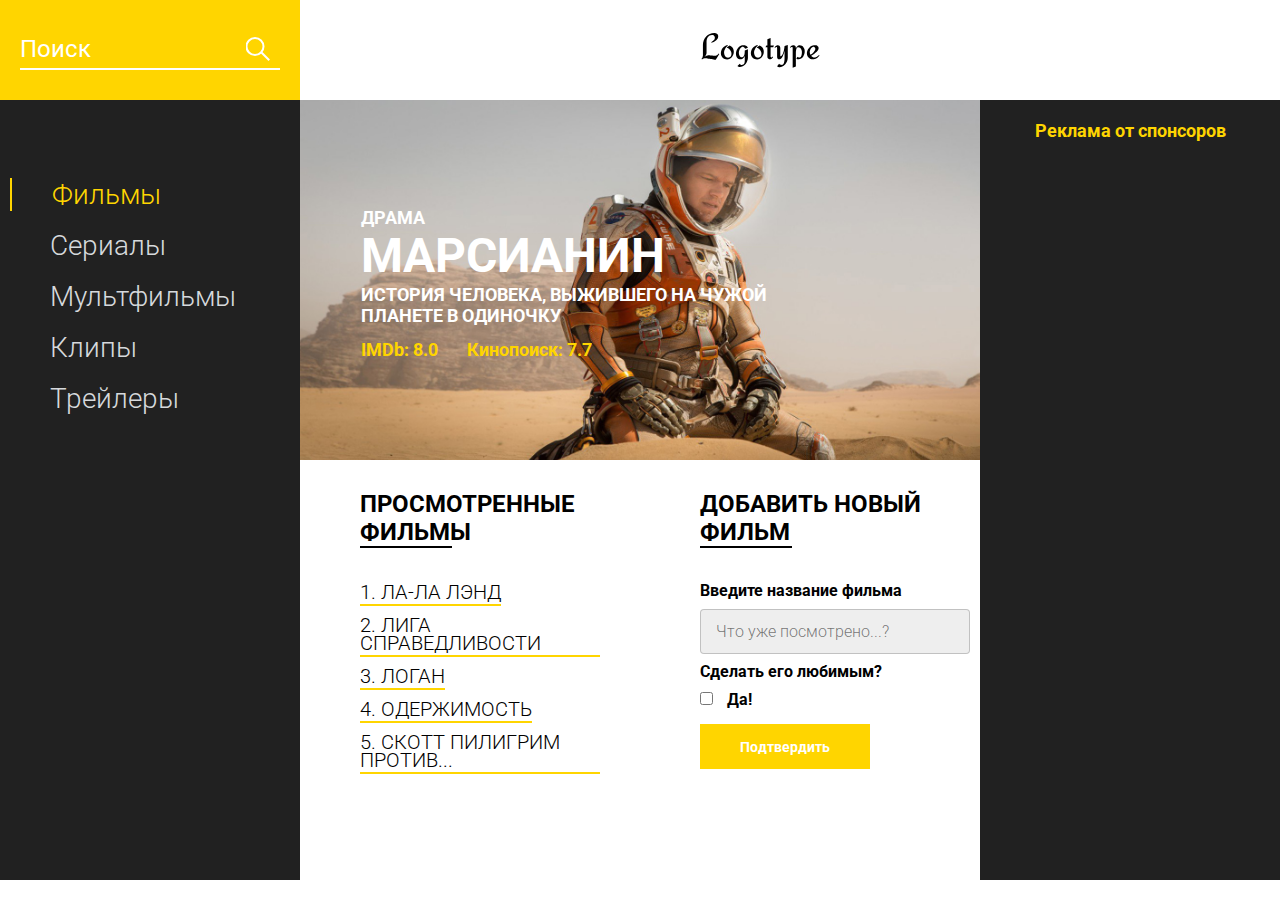
<file: 4 task/index.html>
<!DOCTYPE html>
<html lang="en">
<head>
    <meta charset="UTF-8">
    <meta name="viewport" content="width=device-width, initial-scale=1.0">
    <title>Movie DB</title>
    <link href="https://fonts.googleapis.com/css?family=Roboto:300,400,700&display=swap&subset=cyrillic-ext" rel="stylesheet">
    <link rel="stylesheet" href="css/style.min.css">
</head>
<body>
    <header class="header">
        <div class="header__search">
            <form action="#">
                <input type="text" placeholder="Поиск">
            </form>
        </div>
        <div class="header__logo">
            <img src="icons/Logotype.svg" alt="logo">
        </div>
    </header>
    <main class="promo">
        <div class="promo__menu">
            <nav class="promo__menu-list">
                <ul>
                    <li><a class="promo__menu-item promo__menu-item_active" href="#">Фильмы</a></li>
                    <li><a class="promo__menu-item" href="#">Сериалы</a></li>
                    <li><a class="promo__menu-item" href="#">Мультфильмы</a></li>
                    <li><a class="promo__menu-item" href="#">Клипы</a></li>
                    <li><a class="promo__menu-item" href="#">Трейлеры</a></li>
                </ul>
            </nav>
        </div>
        <div class="promo__content">
            <div class="promo__bg">
                <div class="promo__genre">КОМЕДИЯ</div>
                <div class="promo__title">МАРСИАНИН</div>
                <div class="promo__descr">ИСТОРИЯ ЧЕЛОВЕКА, ВЫЖИВШЕГО НА ЧУЖОЙ ПЛАНЕТЕ В ОДИНОЧКУ</div>
                <div class="promo__ratings">
                    <span>IMDb: 8.0</span>
                    <span>Кинопоиск: 7.7</span>
                </div>
            </div>
            <div class="promo__interactive">
                <div>
                    <div class="promo__interactive-title">ПРОСМОТРЕННЫЕ ФИЛЬМЫ</div>
                    <ul class="promo__interactive-list">
                        <li class="promo__interactive-item">ЛОГАН
                            <div class="delete"></div>
                        </li>
                        <li class="promo__interactive-item">ЛИГА СПРАВЕДЛИВОСТИ
                            <div class="delete"></div>
                        </li>
                        <li class="promo__interactive-item">ЛА-ЛА ЛЭНД
                            <div class="delete"></div>
                        </li>
                        <li class="promo__interactive-item">ОДЕРЖИМОСТЬ
                            <div class="delete"></div>
                        </li>
                        <li class="promo__interactive-item">СКОТТ ПИЛИГРИМ ПРОТИВ...
                            <div class="delete"></div>
                        </li>
                    </ul>
                </div>
                <div>
                    <form class="add">
                        <div class="promo__interactive-title">ДОБАВИТЬ НОВЫЙ ФИЛЬМ</div>
                        <span>Введите название фильма</span>
                        <input class="adding__input" type="text" placeholder="Что уже посмотрено...?">
                        <span>Сделать его любимым?</span>
                        <input type="checkbox">
                        <span class="yes">Да!</span>
                        <button>Подтвердить</button>
                    </form>
                </div>
            </div>
        </div>
        <div class="promo__adv">
            <div class="promo__adv-title">Реклама от спонсоров</div>
            <img src="img/content_1.jpg" alt="some picture">
            <img src="img/content_2.jpg" alt="some picture">
            <img src="img/content_3.png" alt="some picture">
        </div>
    </main>

    <script src="js/script.js"></script>
</body>
</html>
</file>
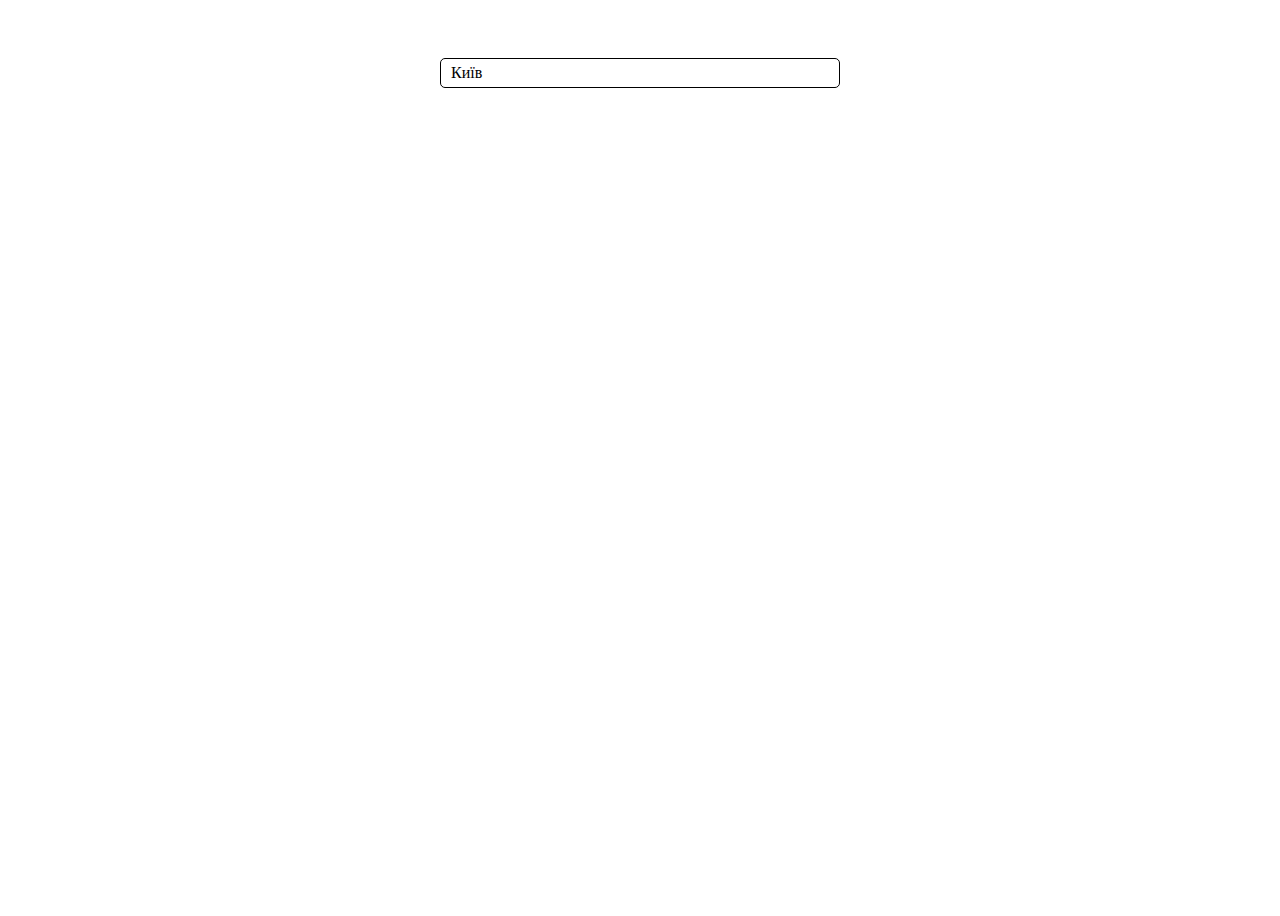
<file: 5 task/index.html>
<!DOCTYPE html>
<html lang="en">

<head>
	<meta charset="UTF-8">
	<meta http-equiv="X-UA-Compatible" content="IE=edge">
	<meta name="viewport" content="width=device-width, initial-scale=1.0">
	<title>JS</title>
	<style>
		* {
			box-sizing: border-box;
		}

		.app {
			width: 100%;
			height: 100vh;
			overflow: hidden;
			display: flex;
			justify-content: center;
			padding-top: 50px;
		}

		.dropdown {
			position: relative;
			width: 400px;
		}

		.dropdown.open .dropdown__menu {
			display: block;
		}

		.dropdown__label {
			padding: 5px 10px;
			border-radius: 5px;
			border: 1px solid black;
			width: 100%;
			cursor: pointer;
		}

		.dropdown__menu {
			list-style-type: none;
			margin: 0;
			padding: 0;
			display: none;
			border-radius: 5px;
			border: 1px solid black;
			width: 100%;
			position: absolute;
			top: 29px;
			padding-top: 10px;
			padding-bottom: 10px;
		}

		.dropdown__menu li {
			padding: 5px 10px;
		}

		.dropdown__menu li:hover {
			cursor: pointer;
			background-color: rgba(0, 0, 0, .2);
		}
	</style>
</head>

<body>
	<div class="app">

		<div class="dropdown" id="dropdown">

			<div class="dropdown__label"></div>

			<ul class="dropdown__menu"></ul>

		</div>

	</div>
	<script src="index.js"></script>
</body>

</html>
</file>
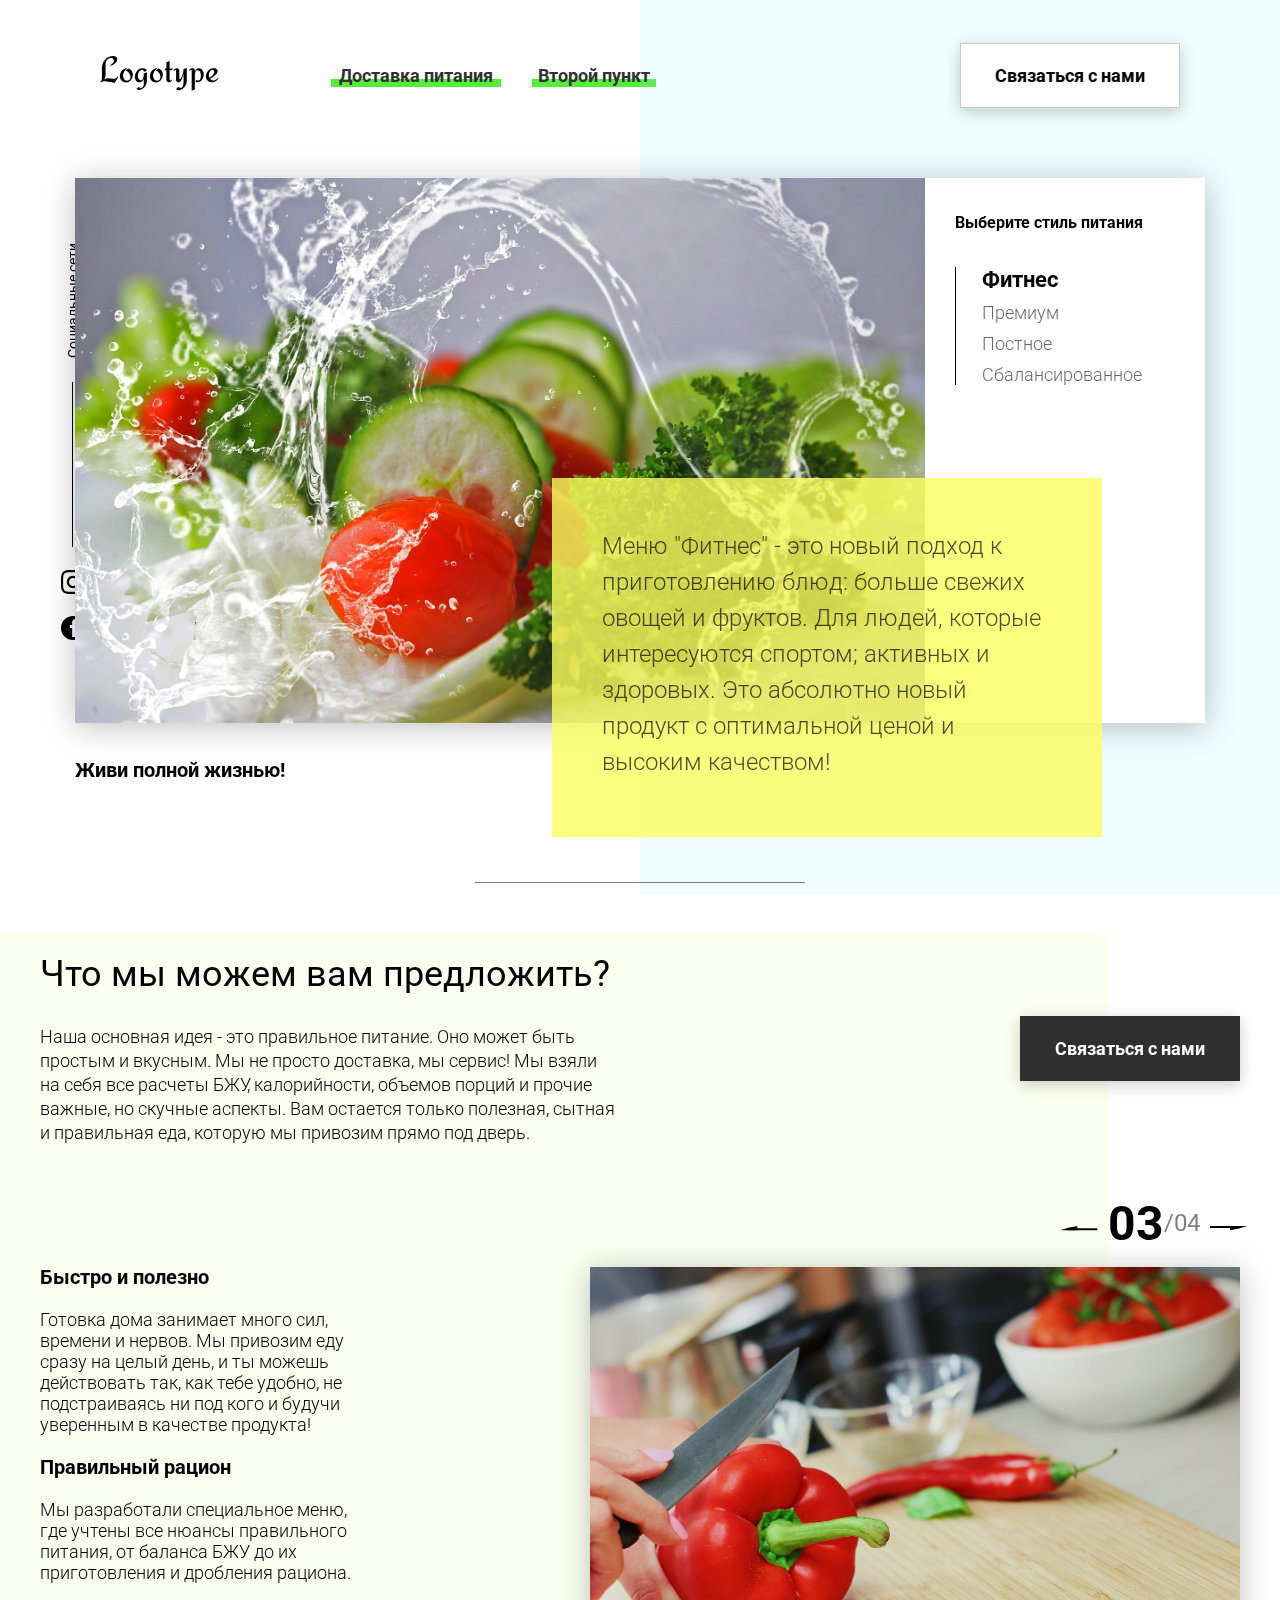
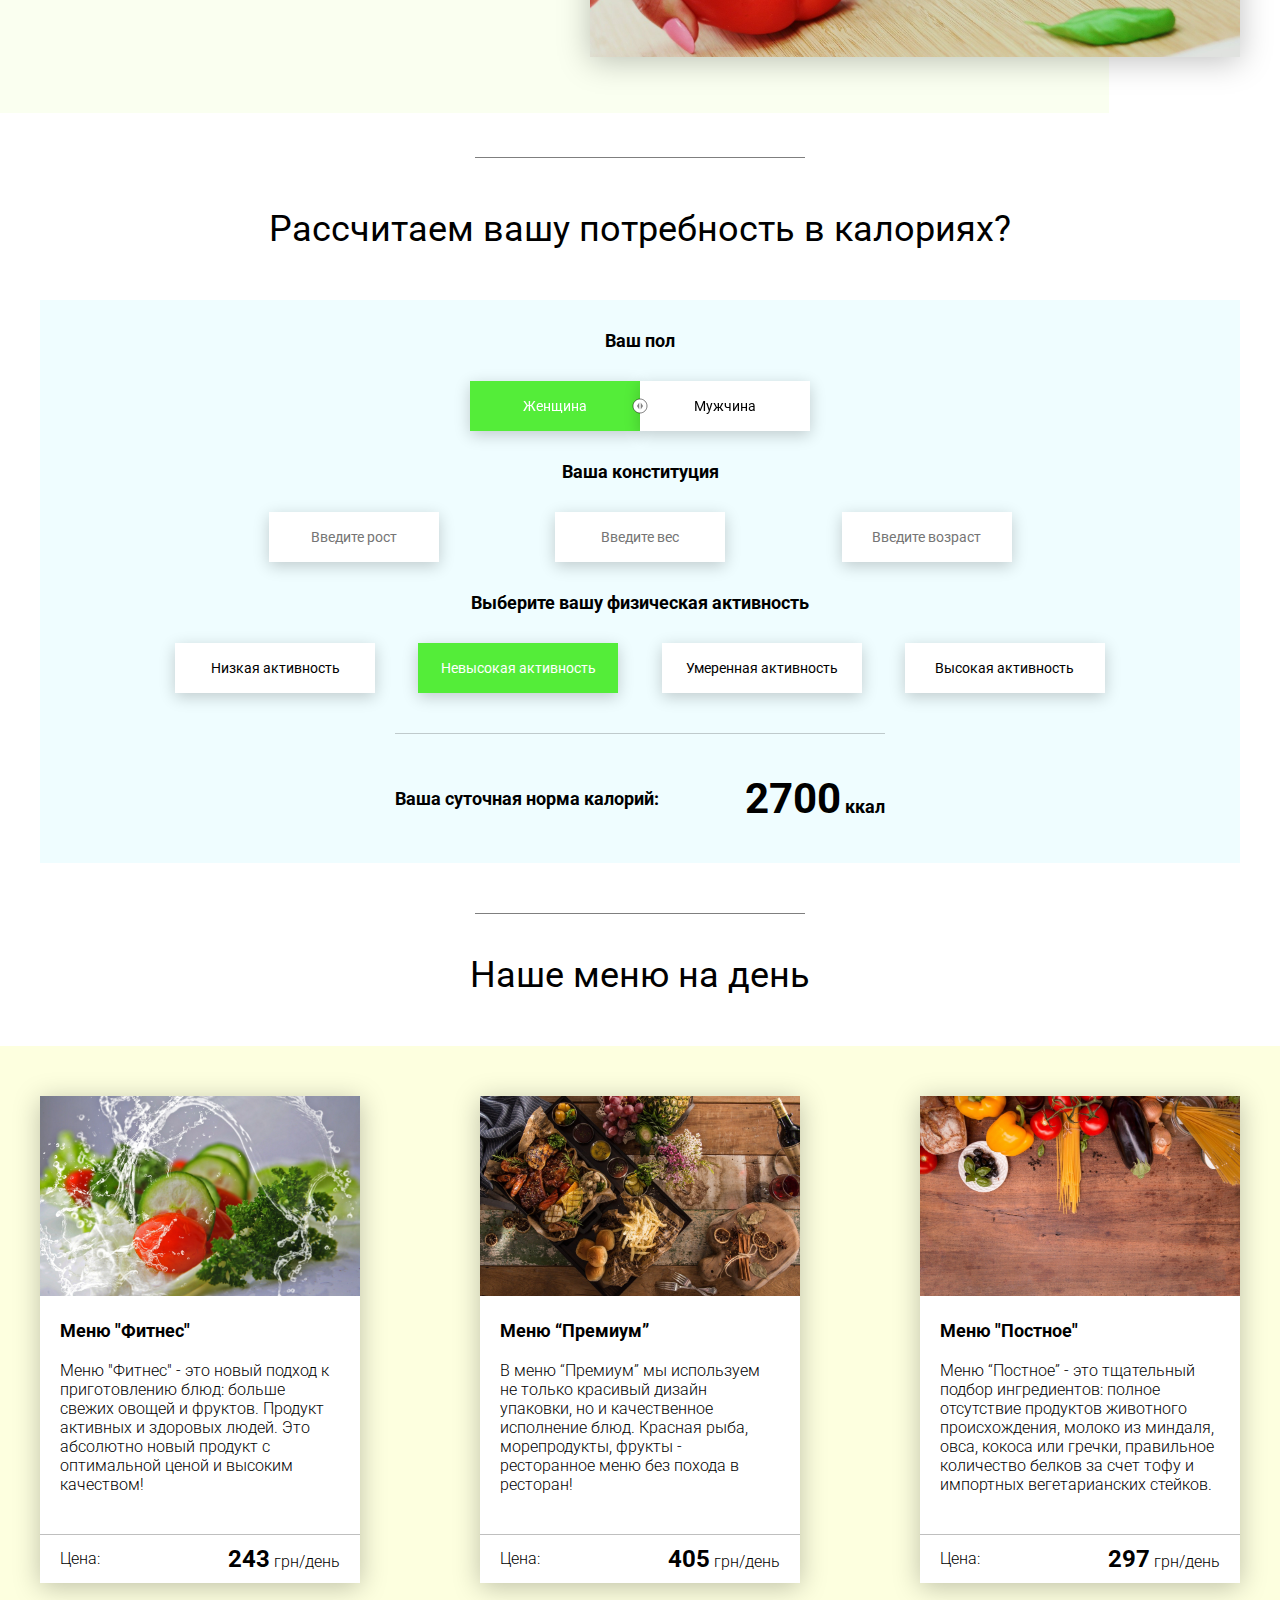
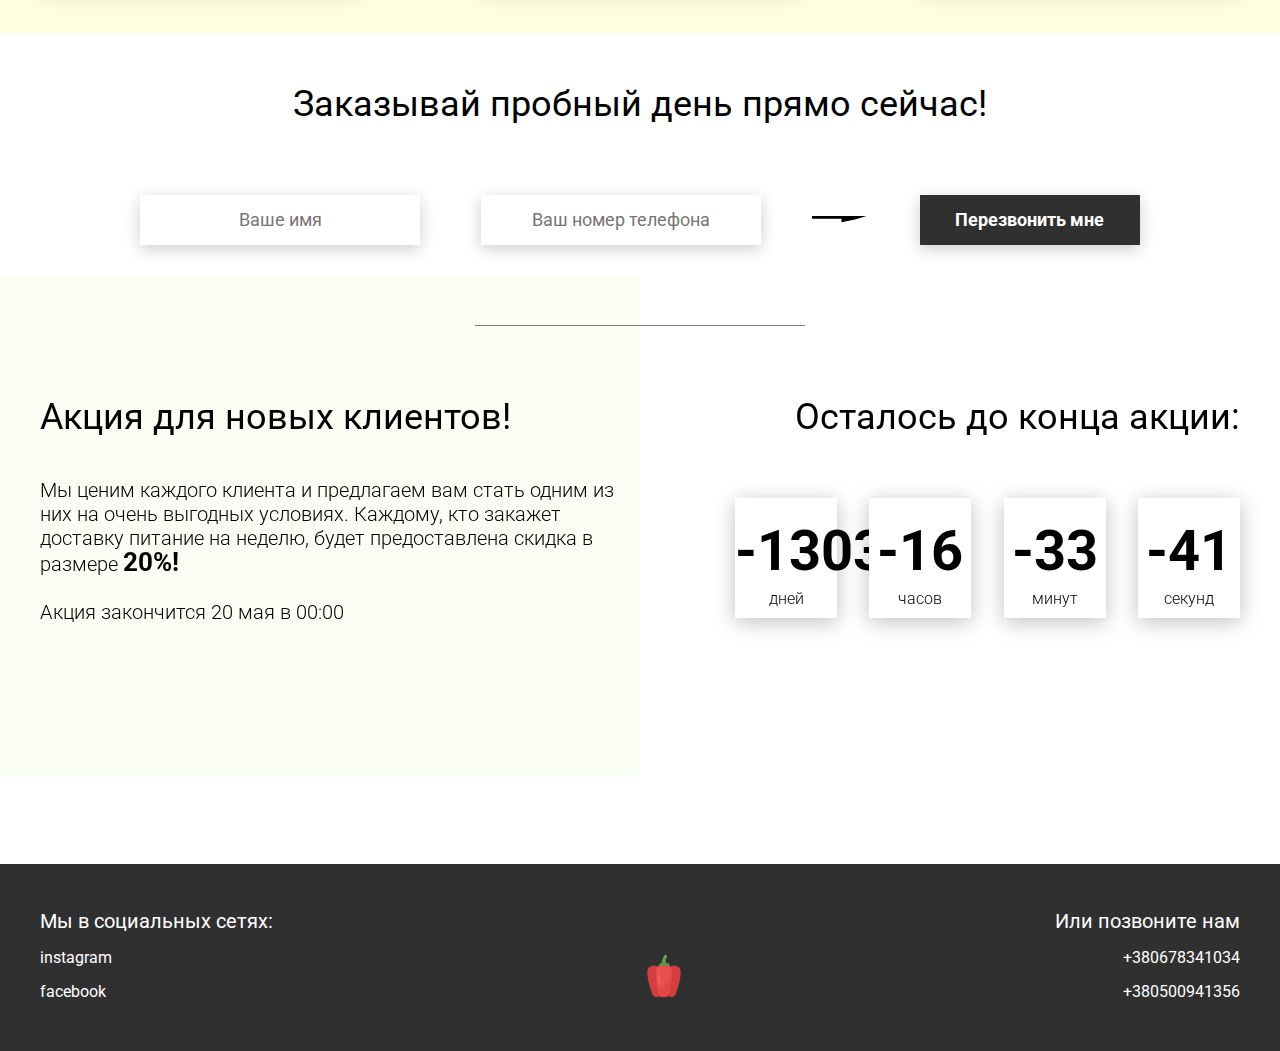
<file: 6 task/index.html>
<!DOCTYPE html>
<html lang="en">
<head>
    <meta charset="UTF-8">
    <meta name="viewport" content="width=device-width, initial-scale=1.0">
    <title>Food</title>
    <link rel="stylesheet" href="css/style.css">
</head>
<body>
    <header class="header">
        <div class="header__left-block">
            <div class="header__logo">
                <img src="icons/logo.svg" alt="Логотип">
            </div>
            <nav class="header__links">
                <a href="#" class="header__link">Доставка питания</a>
                <a href="#" class="header__link">Второй пункт</a>
            </nav>
        </div>
        <div class="header__right-block">
            <button data-modal class="btn btn_white">Связаться с нами</button>
        </div>
    </header>
    <div class="sidepanel">
        <div class="sidepanel__text"><span>Социальные сети</span></div>
        <div class="sidepanel__divider"></div>
        <a href="#" class="sidepanel__icon">
            <img src="icons/instagram.svg" alt="instagram">
        </a>
        <a href="#" class="sidepanel__icon">
            <img src="icons/facebook.svg" alt="facebook">
        </a>
    </div>

    <div class="preview">
        <div class="bgc_blue"></div>
        <div class="container">
            <div class="tabcontainer">
                <div class="tabcontent">
                    <img src="img/tabs/vegy.jpg" alt="vegy">
                    <div class="tabcontent__descr">
                        Меню "Фитнес" - это новый подход к приготовлению блюд: больше свежих овощей и фруктов. Для людей, которые интересуются спортом; активных и здоровых. Это абсолютно новый продукт с оптимальной ценой и высоким качеством!
                    </div>
                </div>
                <div class="tabcontent">
                    <img src="img/tabs/elite.jpg" alt="elite">
                    <div class="tabcontent__descr">
                        Меню “Премиум” - мы используем не только красивый дизайн упаковки, но и качественное исполнение блюд. Красная рыба, морепродукты, фрукты - ресторанное меню без похода в ресторан!                                     
                    </div>
                </div>
                <div class="tabcontent">
                    <img src="img/tabs/post.jpg" alt="post">
                    <div class="tabcontent__descr">
                        Наше специальное “Постное меню” - это тщательный подбор ингредиентов: полное отсутствие продуктов животного происхождения. Полная гармония с собой и природой в каждом элементе! Все будет Ом!                                     
                    </div>
                </div>
                <div class="tabcontent">
                    <img src="img/tabs/vegy.jpg" alt="vegy">
                    <div class="tabcontent__descr">
                        Меню "Сбалансированное" - это соответствие вашего рациона всем научным рекомендациям. Мы тщательно просчитываем вашу потребность в к/б/ж/у и создаем лучшие блюда для вас.
                    </div>
                </div>
                <div class="tabheader">
                    <h3>Выберите стиль питания</h3>
                    <div class="tabheader__items">
                        <div class="tabheader__item tabheader__item_active">Фитнес</div>
                        <div class="tabheader__item">Премиум</div>
                        <div class="tabheader__item">Постное</div>
                        <div class="tabheader__item">Сбалансированное</div>
                    </div>
                </div>
            </div>
            <div class="preview__life">Живи полной жизнью!</div>
        </div>
    </div>

    <div class="divider"></div>

    <div class="offer">
        <div class="bgc_y"></div>
        <div class="container">
            <div class="offer__text">
                <h2 class="title">Что мы можем вам предложить?</h2>
                <div class="offer__descr">
                    Наша основная идея - это правильное питание. Оно может быть простым и вкусным. Мы не просто доставка, мы сервис! Мы взяли на себя все расчеты БЖУ, калорийности, объемов порций и прочие важные, но скучные аспекты. Вам остается только полезная, сытная и правильная еда, которую мы привозим прямо под дверь.
                </div>
            </div>
            <div class="offer__action">
                <button data-modal class="btn btn_dark">Связаться с нами</button>
            </div>
        </div>
        <div class="container">
            <div class="offer__advantages">
                <h2>Быстро и полезно</h2>
                <div class="offer__advantages-text">
                    Готовка дома занимает много сил, времени и нервов. Мы привозим еду сразу на целый день, и ты можешь действовать так, как тебе удобно, не подстраиваясь ни под кого и будучи уверенным в качестве продукта!
                </div>
                <h2>Правильный рацион</h2>
                <div class="offer__advantages-text">
                    Мы разработали специальное меню, где учтены все нюансы правильного питания, от баланса БЖУ до их приготовления и дробления рациона.
                </div>
            </div>
            <div class="offer__slider">
                <div class="offer__slider-counter">
                    <div class="offer__slider-prev">
                        <img src="icons/left.svg" alt="prev">
                    </div>
                    <span id="current">03</span>
                    /
                    <span id="total">04</span>
                    <div class="offer__slider-next">
                        <img src="icons/right.svg" alt="next">
                    </div>
                </div>
                <div class="offer__slider-wrapper">
                    <div class="offer__slide">
                        <img src="img/slider/pepper.jpg" alt="pepper">
                    </div>
                    <!-- <div class="offer__slide">
                        <img src="img/slider/food-12.jpg" alt="food">
                    </div>
                    <div class="offer__slide">
                        <img src="img/slider/olive-oil.jpg" alt="oil">
                    </div>
                    <div class="offer__slide">
                        <img src="img/slider/paprika.jpg" alt="paprika">
                    </div> -->
                </div>
            </div>
        </div>
    </div>

    <div class="divider"></div>

    <div class="calculating">
        <div class="container">
            <h2 class="title">Рассчитаем вашу потребность в калориях?
            </h2>
            <div class="calculating__field">
                <div class="calculating__subtitle">
                    Ваш пол
                </div>
                <div class="calculating__choose" id="gender">
                    <div class="calculating__choose-item calculating__choose-item_active">Женщина</div>
                    <div class="calculating__choose-item">Мужчина</div>
                </div>

                <div class="calculating__subtitle">
                    Ваша конституция
                </div>
                <div class="calculating__choose calculating__choose_medium">
                    <input type="text" id="height" placeholder="Введите рост" class="calculating__choose-item">
                    <input type="text" id="weight" placeholder="Введите вес"  class="calculating__choose-item">
                    <input type="text" id="age" placeholder="Введите возраст" class="calculating__choose-item">
                </div>

                <div class="calculating__subtitle">
                    Выберите вашу физическая активность
                </div>
                <div class="calculating__choose calculating__choose_big">
                    <div id="low" class="calculating__choose-item">Низкая активность </div>
                    <div id="small"  class="calculating__choose-item calculating__choose-item_active">Невысокая активность</div>
                    <div id="medium" class="calculating__choose-item">Умеренная активность</div>
                    <div id="high" class="calculating__choose-item">Высокая активность</div>
                </div>

                <div class="calculating__divider"></div>

                <div class="calculating__total">
                    <div class="calculating__subtitle">
                        Ваша суточная норма калорий:
                    </div>
                    <div class="calculating__result">
                        <span>2700</span> ккал
                    </div>
                </div>
            </div>
        </div>
    </div>

    <div class="divider"></div>

    <div class="menu">
        <h2 class="title">Наше меню на день</h2>

        <div class="menu__field">
            <div class="container">
                <!-- <div class="menu__item">
                    <img src="img/tabs/vegy.jpg" alt="vegy">
                    <h3 class="menu__item-subtitle">Меню "Фитнес"</h3>
                    <div class="menu__item-descr">Меню "Фитнес" - это новый подход к приготовлению блюд: больше свежих овощей и фруктов. Продукт активных и здоровых людей. Это абсолютно новый продукт с оптимальной ценой и высоким качеством!</div>
                    <div class="menu__item-divider"></div>
                    <div class="menu__item-price">
                        <div class="menu__item-cost">Цена:</div>
                        <div class="menu__item-total"><span>229</span> грн/день</div>
                    </div>
                </div>
                <div class="menu__item">
                    <img src="img/tabs/elite.jpg" alt="elite">
                    <h3 class="menu__item-subtitle">Меню “Премиум”</h3>
                    <div class="menu__item-descr">В меню “Премиум” мы используем не только красивый дизайн упаковки, но и качественное исполнение блюд. Красная рыба, морепродукты, фрукты - ресторанное меню без похода в ресторан!</div>
                    <div class="menu__item-divider"></div>
                    <div class="menu__item-price">
                        <div class="menu__item-cost">Цена:</div>
                        <div class="menu__item-total"><span>550</span> грн/день</div>
                    </div>
                </div>
                <div class="menu__item">
                    <img src="img/tabs/post.jpg" alt="post">
                    <h3 class="menu__item-subtitle">Меню "Постное"</h3>
                    <div class="menu__item-descr">Меню “Постное” - это тщательный подбор ингредиентов: полное отсутствие продуктов животного происхождения, молоко из миндаля, овса, кокоса или гречки, правильное количество белков за счет тофу и импортных вегетарианских стейков. </div>
                    <div class="menu__item-divider"></div>
                    <div class="menu__item-price">
                        <div class="menu__item-cost">Цена:</div>
                        <div class="menu__item-total"><span>430</span> грн/день</div>
                    </div>
                </div> -->
            </div>
        </div>
    </div>

    <div class="order">
        <div class="container">
            <div class="title">Заказывай пробный день прямо сейчас!</div>
            <form action="#" class="order__form">
                <input required placeholder="Ваше имя" name="name" type="text" class="order__input">
                <input required placeholder="Ваш номер телефона" name="phone" type="phone" class="order__input">
                <img src="icons/right.svg" alt="right">
                <button class="btn btn_dark btn_min">Перезвонить мне</button>
            </form>
        </div>
    </div>

    <div class="divider"></div>

    <div class="promotion">
        <div class="bgc_y"></div>
        <div class="container">
            <div class="promotion__text">
                <div class="title">Акция для новых клиентов!</div>
                <div class="promotion__descr">
                    Мы ценим каждого клиента и предлагаем вам стать одним из них на очень выгодных условиях. 
                    Каждому, кто закажет доставку питание на неделю, будет предоставлена скидка в размере <span>20%!</span>
                    <br><br>
                    Акция закончится 20 мая в 00:00
                </div>
            </div>
            <div class="promotion__timer">
                <div class="title">Осталось до конца акции:</div>
                <div class="timer">
                    <div class="timer__block">
                        <span id="days">12</span>
                        дней
                    </div>
                    <div class="timer__block">
                        <span id="hours">20</span>
                        часов
                    </div>
                    <div class="timer__block">
                        <span id="minutes">56</span>
                        минут
                    </div>
                    <div class="timer__block">
                        <span id="seconds">20</span>
                        секунд
                    </div>
                </div>
            </div>
        </div>
    </div>

    <footer class="footer">
        <div class="container">
            <div class="social">
                <div class="subtitle">Мы в социальных сетях:</div>
                <a href="#" class="link">instagram</a>
                <a href="#" class="link">facebook</a>
            </div>
            <div class="pepper">
                <img src="icons/veg.svg" alt="pepper">
            </div>
            <div class="call">
                <div class="subtitle">Или позвоните нам</div>
                <a href="#" class="link">+380678341034</a>
                <a href="#" class="link">+380500941356</a>
            </div>
        </div>
    </footer>

    <div class="modal">
        <div class="modal__dialog">
            <div class="modal__content">
                <form action="#">
                    <div data-close class="modal__close">&times;</div>
                    <div class="modal__title">Мы свяжемся с вами как можно быстрее!</div>
                    <input required placeholder="Ваше имя" name="name" type="text" class="modal__input">
                    <input required placeholder="Ваш номер телефона" name="phone" type="phone" class="modal__input">
                    <button class="btn btn_dark btn_min">Перезвонить мне</button>
                </form>
            </div>
        </div>
    </div>

		<script src="js/script.js"></script>
</body>
</html>
</file>
<file: 6 task/css/style.css>
@import url(https://fonts.googleapis.com/css?family=Roboto:300,400,700&display=swap&subset=cyrillic-ext);

* {
	box-sizing: border-box;
	margin: 0;
	padding: 0;
	font-family: Roboto, sans-serif
}

a {
	text-decoration: none
}

.btn {
	width: 220px;
	height: 65px;
	display: flex;
	justify-content: center;
	align-items: center;
	background-color: #fff;
	font-size: 18px;
	font-weight: 700;
	border: 1px solid rgba(0, 0, 0, .2);
	box-shadow: 0 4px 15px rgba(0, 0, 0, .2);
	cursor: pointer;
	transition: .3s all;
	outline: 0
}

.btn_white {
	background-color: #fff
}

.btn_dark {
	background-color: #303030;
	color: #fff;
	border: none
}

.btn_min {
	height: 50px
}

.btn:hover {
	box-shadow: 0 4px 30px rgba(0, 0, 0, .3)
}

.container {
	max-width: 1200px;
	margin: 0 auto
}

.divider {
	width: 330px;
	height: 1px;
	margin: 0 auto;
	background-color: rgba(0, 0, 0, .5)
}

.title {
	font-size: 36px;
	font-weight: 400
}

.header {
	display: flex;
	justify-content: space-between;
	align-items: center;
	height: 150px;
	padding: 0 100px
}

.header__left-block {
	display: flex;
	justify-content: space-between;
	min-width: 550px
}

.header__logo {
	max-width: 170px
}

.header__logo img {
	width: 100%
}

.header__links {
	display: flex;
	align-items: center
}

.header__link {
	position: relative;
	margin-right: 45px;
	font-weight: 700;
	font-size: 18px;
	color: #303030
}

.header__link:after {
	content: '';
	position: absolute;
	display: block;
	width: 110%;
	left: -5%;
	bottom: -1px;
	z-index: -1;
	height: 8px;
	background: #54ed39
}

.header__link:last-child {
	margin-right: 0
}

.sidepanel {
	position: fixed;
	left: 60px;
	top: 240px;
	height: 400px;
	width: 25px;
	display: flex;
	flex-direction: column;
	justify-content: space-between;
	align-items: center
}

.sidepanel__text {
	width: 120px;
	height: 120px;
	font-size: 14px
}

.sidepanel__text span {
	display: flex;
	transform: rotate(-90deg) translateX(-50px)
}

.sidepanel__divider {
	width: 1px;
	height: 165px;
	background-color: #000
}

.sidepanel__icon {
	width: 24px;
	height: 24px
}

.sidepanel__icon img {
	width: 100%
}

.preview {
	padding: 28px 0 100px 0;
	position: relative
}

.preview__life {
	font-weight: 700;
	font-size: 20px;
	margin-left: 35px;
	margin-top: 35px
}

.bgc_blue {
	position: absolute;
	right: 0;
	top: -155px;
	width: 50vw;
	height: 900px;
	background: rgba(146, 242, 255, .15);
	z-index: -1
}

.tabcontainer {
	display: flex;
	width: 1130px;
	margin: 0 auto;
	box-shadow: 0 4px 30px rgba(0, 0, 0, .25)
}

.tabcontent {
	width: 850px;
	position: relative
}

.tabcontent img {
	width: 100%;
	height: 100%;
	object-fit: cover
}

.tabcontent__descr {
	position: absolute;
	top: 300px;
	right: -177px;
	width: 550px;
	height: 359px;
	background: rgba(251, 254, 93, .8);
	padding: 50px;
	font-size: 24px;
	font-weight: 300;
	line-height: 36px;
	color: rgba(0, 0, 0, .7)
}

.tabheader {
	width: 280px;
	padding: 35px 30px;
	background-color: #fff
}

.tabheader h3 {
	font-weight: 700;
	font-size: 16px
}

.tabheader__items {
	margin-top: 35px;
	padding-left: 26px;
	border-left: 1px solid #000
}

.tabheader__item {
	font-weight: 700;
	font-size: 18px;
	font-weight: 300;
	margin-top: 10px;
	color: rgba(0, 0, 0, .6);
	cursor: pointer;
	transition: .3s all
}

.tabheader__item_active {
	color: #000;
	font-size: 22px;
	font-weight: 700
}

.offer {
	padding: 70px 0 100px 0;
	position: relative
}

.offer .container {
	display: flex;
	justify-content: space-between
}

.offer .bgc_y {
	position: absolute;
	width: 1109px;
	height: 780px;
	background: rgba(243, 255, 222, .45);
	z-index: -1;
	top: 50px
}

.offer__text {
	width: 580px
}

.offer__descr {
	font-size: 18px;
	margin-top: 30px;
	font-weight: 300;
	line-height: 24px
}

.offer__action {
	display: flex;
	align-items: center;
	justify-content: flex-end
}

.offer__advantages {
	width: 330px;
	margin-top: 50px
}

.offer__advantages h2 {
	font-weight: 700;
	font-size: 20px;
	margin-top: 20px
}

.offer__advantages h2:first-child {
	margin-top: 70px
}

.offer__advantages-text {
	margin-top: 20px;
	font-size: 18px;
	font-weight: 300;
	line-height: 21px
}

.offer__slider {
	width: 650px;
	margin-top: 50px;
	display: flex;
	flex-direction: column;
	align-items: flex-end
}

.offer__slider-counter {
	display: flex;
	width: 180px;
	align-items: center;
	font-size: 24px;
	color: rgba(0, 0, 0, .5)
}

.offer__slider-wrapper {
	width: 100%;
	margin-top: 15px;
	box-shadow: 0 4px 30px rgba(0, 0, 0, .25)
}

.offer__slider-prev {
	margin-right: 10px;
	cursor: pointer
}

.offer__slider-next {
	margin-left: 10px;
	cursor: pointer
}

.offer__slider #current {
	font-size: 48px;
	font-weight: 700;
	color: #000
}

.offer__slide {
	width: 100%;
	height: 390px
}

.offer__slide img {
	width: 100%;
	height: 100%;
	object-fit: cover
}

.calculating {
	padding: 50px 0
}

.calculating .title {
	text-align: center
}

.calculating__field {
	width: 100%;
	margin-top: 50px;
	background: rgba(146, 242, 255, .15);
	padding: 30px 0 40px 0
}

.calculating__subtitle {
	text-align: center;
	font-size: 18px;
	font-weight: 700;
	margin-top: 30px
}

.calculating__subtitle:first-child {
	margin-top: 0
}

.calculating #gender:after {
	content: '';
	position: absolute;
	top: 50%;
	transform: translateY(-50%);
	display: block;
	width: 16px;
	height: 16px;
	background: url(../icons/switch.svg) center center/cover no-repeat
}

.calculating__choose {
	position: relative;
	display: flex;
	margin-top: 30px;
	justify-content: center
}

.calculating__choose-item {
	display: flex;
	align-items: center;
	justify-content: center;
	width: 170px;
	height: 50px;
	padding: 0 10px;
	background: #fff;
	box-shadow: 0 4px 15px rgba(0, 0, 0, .2);
	border: none;
	text-align: center;
	font-size: 14px;
	cursor: pointer;
	outline: 0;
	transition: .3s all
}

.calculating__choose-item_active {
	color: #fff;
	background-color: #54ed39
}

.calculating__choose_medium {
	width: 743px;
	justify-content: space-between;
	margin: 30px auto 0 auto
}

.calculating__choose_big {
	width: 930px;
	justify-content: space-between;
	margin: 30px auto 0 auto
}

.calculating__choose_big .calculating__choose-item {
	width: 200px
}

.calculating__divider {
	width: 490px;
	height: 1px;
	margin: 40px auto;
	background-color: rgba(0, 0, 0, .2)
}

.calculating__total {
	width: 490px;
	margin: 0 auto;
	display: flex;
	justify-content: space-between;
	align-items: center
}

.calculating__result {
	font-size: 18px;
	font-weight: 700
}

.calculating__result span {
	font-size: 42px
}

.menu {
	padding: 40px 0 50px 0
}

.menu .container {
	display: flex;
	justify-content: space-between;
	align-items: flex-start
}

.menu .title {
	text-align: center
}

.menu__field {
	margin-top: 50px;
	padding: 50px 0;
	width: 100%;
	background: rgba(249, 254, 126, .25)
}

.menu__item {
	width: 320px;
	min-height: 450px;
	background: #fff;
	box-shadow: 0 4px 25px rgba(0, 0, 0, .25);
	font-size: 16px;
	font-weight: 300
}

.menu__item img {
	width: 100%;
	height: 200px;
	object-fit: cover
}

.menu__item-subtitle {
	font-weight: 700;
	font-size: 18px;
	padding: 0 20px;
	margin-top: 20px
}

.menu__item-descr {
	margin-top: 20px;
	padding: 0 20px
}

.menu__item-divider {
	width: 100%;
	height: 1px;
	background-color: rgba(0, 0, 0, .25);
	margin-top: 40px
}

.menu__item-price {
	display: flex;
	justify-content: space-between;
	align-items: center;
	padding: 10px 20px
}

.menu__item-price span {
	font-size: 24px;
	font-weight: 700
}

.order {
	padding-bottom: 80px
}

.order .title {
	text-align: center
}

.order__form {
	margin-top: 70px;
	padding: 0 100px;
	display: flex;
	justify-content: space-between;
	align-items: center
}

.order__form img {
	transform: scale(1.5)
}

.order__input {
	width: 280px;
	height: 50px;
	background: #fff;
	box-shadow: 0 4px 15px rgba(0, 0, 0, .2);
	border: none;
	font-size: 18px;
	text-align: center;
	padding: 0 20px;
	outline: 0
}

.promotion {
	padding: 70px 0 240px 0;
	position: relative
}

.promotion .container {
	display: flex
}

.promotion .bgc_y {
	position: absolute;
	width: 50%;
	height: 499px;
	background: rgba(243, 255, 222, .35);
	z-index: -1;
	top: -50px;
	left: 0
}

.promotion__text {
	width: 50%
}

.promotion__descr {
	margin-top: 40px;
	font-size: 20px;
	line-height: 24px;
	font-weight: 300
}

.promotion__descr span {
	font-weight: 700;
	font-size: 26px
}

.promotion__timer {
	width: 50%
}

.promotion__timer .title {
	text-align: right
}

.promotion__timer .timer {
	margin-top: 60px;
	padding-left: 95px;
	display: flex;
	justify-content: space-between;
	align-items: center
}

.promotion__timer .timer__block {
	width: 102px;
	height: 120px;
	background: #fff;
	box-shadow: 0 4px 20px rgba(0, 0, 0, .25);
	font-size: 16px;
	font-weight: 300;
	text-align: center
}

.promotion__timer .timer__block span {
	display: block;
	margin-top: 20px;
	margin-bottom: 5px;
	font-size: 56px;
	font-weight: 700
}

.footer {
	min-height: 180px;
	background-color: #303030;
	padding: 45px 0 50px 0;
	color: #fff
}

.footer .container {
	height: 100%;
	display: flex;
	justify-content: space-between;
	align-items: flex-end
}

.footer .subtitle {
	font-size: 20px
}

.footer .link {
	display: block;
	margin-top: 15px;
	font-size: 16px;
	color: #fff
}

.footer .call {
	text-align: right
}

.modal {
	position: fixed;
	top: 0;
	left: 0;
	z-index: 1050;
	display: none;
	width: 100%;
	height: 100%;
	overflow: hidden;
	background-color: rgba(0, 0, 0, .5)
}

.modal__dialog {
	max-width: 500px;
	margin: 40px auto
}

.modal__content {
	position: relative;
	width: 100%;
	padding: 40px;
	background-color: #fff;
	border: 1px solid rgba(0, 0, 0, .2);
	border-radius: 4px;
	max-height: 80vh;
	overflow-y: auto
}

.modal__close {
	position: absolute;
	top: 8px;
	right: 14px;
	font-size: 30px;
	color: #000;
	opacity: .5;
	font-weight: 700;
	border: none;
	background-color: transparent;
	cursor: pointer
}

.modal__title {
	text-align: center;
	font-size: 22px;
	text-transform: uppercase
}

.modal__input {
	display: block;
	margin: 20px auto 20px auto;
	width: 280px;
	height: 50px;
	background: #fff;
	box-shadow: 0 4px 15px rgba(0, 0, 0, .2);
	border: none;
	font-size: 18px;
	text-align: center;
	padding: 0 20px;
	outline: 0
}

.modal .btn {
	display: block;
	width: 280px;
	margin: 0 auto;
}

.hide {
	display: none;
}

.show {
	display: block;
}

.fade {
	animation-name: fade;
	animation-duration: 1.5s;
}

@keyframes fade {
	from {
		opacity: 0.1;
	}

	to {
		opacity: 1;
	}
}
</file>
<file: 4 task/css/style.min.css>
*{-webkit-box-sizing:border-box;box-sizing:border-box;margin:0;padding:0;font-family:'Roboto', sans-serif}.header{display:-webkit-box;display:-ms-flexbox;display:flex;height:100px}.header__search{display:-webkit-box;display:-ms-flexbox;display:flex;-webkit-box-pack:center;-ms-flex-pack:center;justify-content:center;-webkit-box-align:center;-ms-flex-align:center;align-items:center;height:100%;width:300px;background:#FFD500}.header__search form{position:relative;width:260px;height:30px}.header__search form input{width:100%;border:none;border-bottom:2px solid #fff;background-color:transparent;color:#fff;font-size:24px;line-height:28px;padding-bottom:5px;outline:none}.header__search form input::-webkit-input-placeholder{color:#fff}.header__search form input:-ms-input-placeholder{color:#fff}.header__search form input::-ms-input-placeholder{color:#fff}.header__search form input::placeholder{color:#fff}.header__search form:after{content:'';display:block;position:absolute;top:2px;right:10px;background:url("../icons/search.svg") center center/cover no-repeat;width:24px;height:24px}.header__logo{display:-webkit-box;display:-ms-flexbox;display:flex;-webkit-box-pack:center;-ms-flex-pack:center;justify-content:center;-webkit-box-align:center;-ms-flex-align:center;align-items:center;height:100%;width:calc(100% - 360px)}.promo{height:780px;display:-webkit-box;display:-ms-flexbox;display:flex}.promo__menu{width:300px;height:100%;background:#212121;padding:60px 0 0 10px}.promo__menu-item{display:block;font-size:28px;line-height:33px;color:#D6D9DC;text-decoration:none;font-weight:300;padding-left:40px;margin-top:18px}.promo__menu-item:hover{color:#FFD500}.promo__menu-item_active{border-left:2px solid  #FFD500;color:#FFD500}.promo__content{width:calc(100% - 600px)}.promo__bg{height:360px;background:url("../img/mars.webp") center center/cover no-repeat;background-position:top;padding:107px 0 0 61px}.promo__genre{font-weight:bold;font-size:18px;line-height:21px;color:#FFFFFF;text-transform:uppercase}.promo__title{font-weight:bold;font-size:48px;line-height:56px;color:#FFFFFF;text-transform:uppercase}.promo__descr{width:481px;font-weight:bold;font-size:18px;line-height:21px;color:#FFFFFF;text-transform:uppercase}.promo__ratings{margin-top:13px}.promo__ratings span{font-weight:bold;font-size:18px;line-height:21px;color:#FFD500;margin-right:25px}.promo__interactive{display:-webkit-box;display:-ms-flexbox;display:flex}.promo__interactive>div{width:50%;padding:30px 0 0 60px}.promo__interactive-title{display:inline-block;font-weight:bold;font-size:24px;line-height:28px;color:#000000}.promo__interactive-title:after{content:'';display:block;width:33%;height:2px;background-color:#000}.promo__interactive-list{list-style-type:none;margin-top:35px;display:-webkit-box;display:-ms-flexbox;display:flex;-webkit-box-orient:vertical;-webkit-box-direction:normal;-ms-flex-direction:column;flex-direction:column;-webkit-box-align:start;-ms-flex-align:start;align-items:flex-start}.promo__interactive-item{display:inline-block;position:relative;font-weight:300;font-size:20px;line-height:18px;color:#000000;margin-bottom:15px;padding-right:40px;text-transform:uppercase}.promo__interactive-item span{display:block;position:absolute;left:-30px;top:50%;-webkit-transform:translateY(-50%);transform:translateY(-50%);width:20px;height:20px;background:url("../icons/Star.svg") center center/cover no-repeat}.promo__interactive-item:before{content:'';position:absolute;bottom:-5px;display:block;width:calc(100% - 40px);height:2px;background-color:#FFD500}.promo__interactive-item:hover .delete{content:'';display:block;position:absolute;right:0px;top:50%;-webkit-transform:translateY(-50%);transform:translateY(-50%);width:20px;height:20px;background:url("../icons/trash.png") center center/cover no-repeat;cursor:pointer}.promo__interactive .add .promo__interactive-title{margin-bottom:25px}.promo__interactive .add span{display:block;margin:10px 0;font-weight:bold;font-size:16px;line-height:16px;color:#000000}.promo__interactive .add .yes{display:inline;margin-left:10px}.promo__interactive .add input[type="text"]{width:270px;height:45px;line-height:50px;font-size:16px;background:rgba(196,196,196,0.29);border:1px solid rgba(0,0,0,0.19);padding:0 15px;outline:none;border-radius:4px}.promo__interactive .add input[type="text"]::-webkit-input-placeholder{font-weight:300;font-size:16px;color:rgba(0,0,0,0.53)}.promo__interactive .add input[type="text"]:-ms-input-placeholder{font-weight:300;font-size:16px;color:rgba(0,0,0,0.53)}.promo__interactive .add input[type="text"]::-ms-input-placeholder{font-weight:300;font-size:16px;color:rgba(0,0,0,0.53)}.promo__interactive .add input[type="text"]::placeholder{font-weight:300;font-size:16px;color:rgba(0,0,0,0.53)}.promo__interactive .add button{display:block;margin-top:15px;width:170px;height:45px;background:#FFD500;font-weight:bold;font-size:14px;line-height:14px;color:#FFFFFF;border:none;outline:none;cursor:pointer}.promo__interactive .add button:active{-webkit-transform:scale(0.95);transform:scale(0.95)}.promo__adv{background:#212121;width:300px;height:100%}.promo__adv-title{font-weight:bold;font-size:18px;line-height:21px;color:#FFD500;margin:20px 0;text-align:center}.promo__adv img{width:100%;margin-bottom:10px}
/*# sourceMappingURL=style.min.css.map */
</file>
